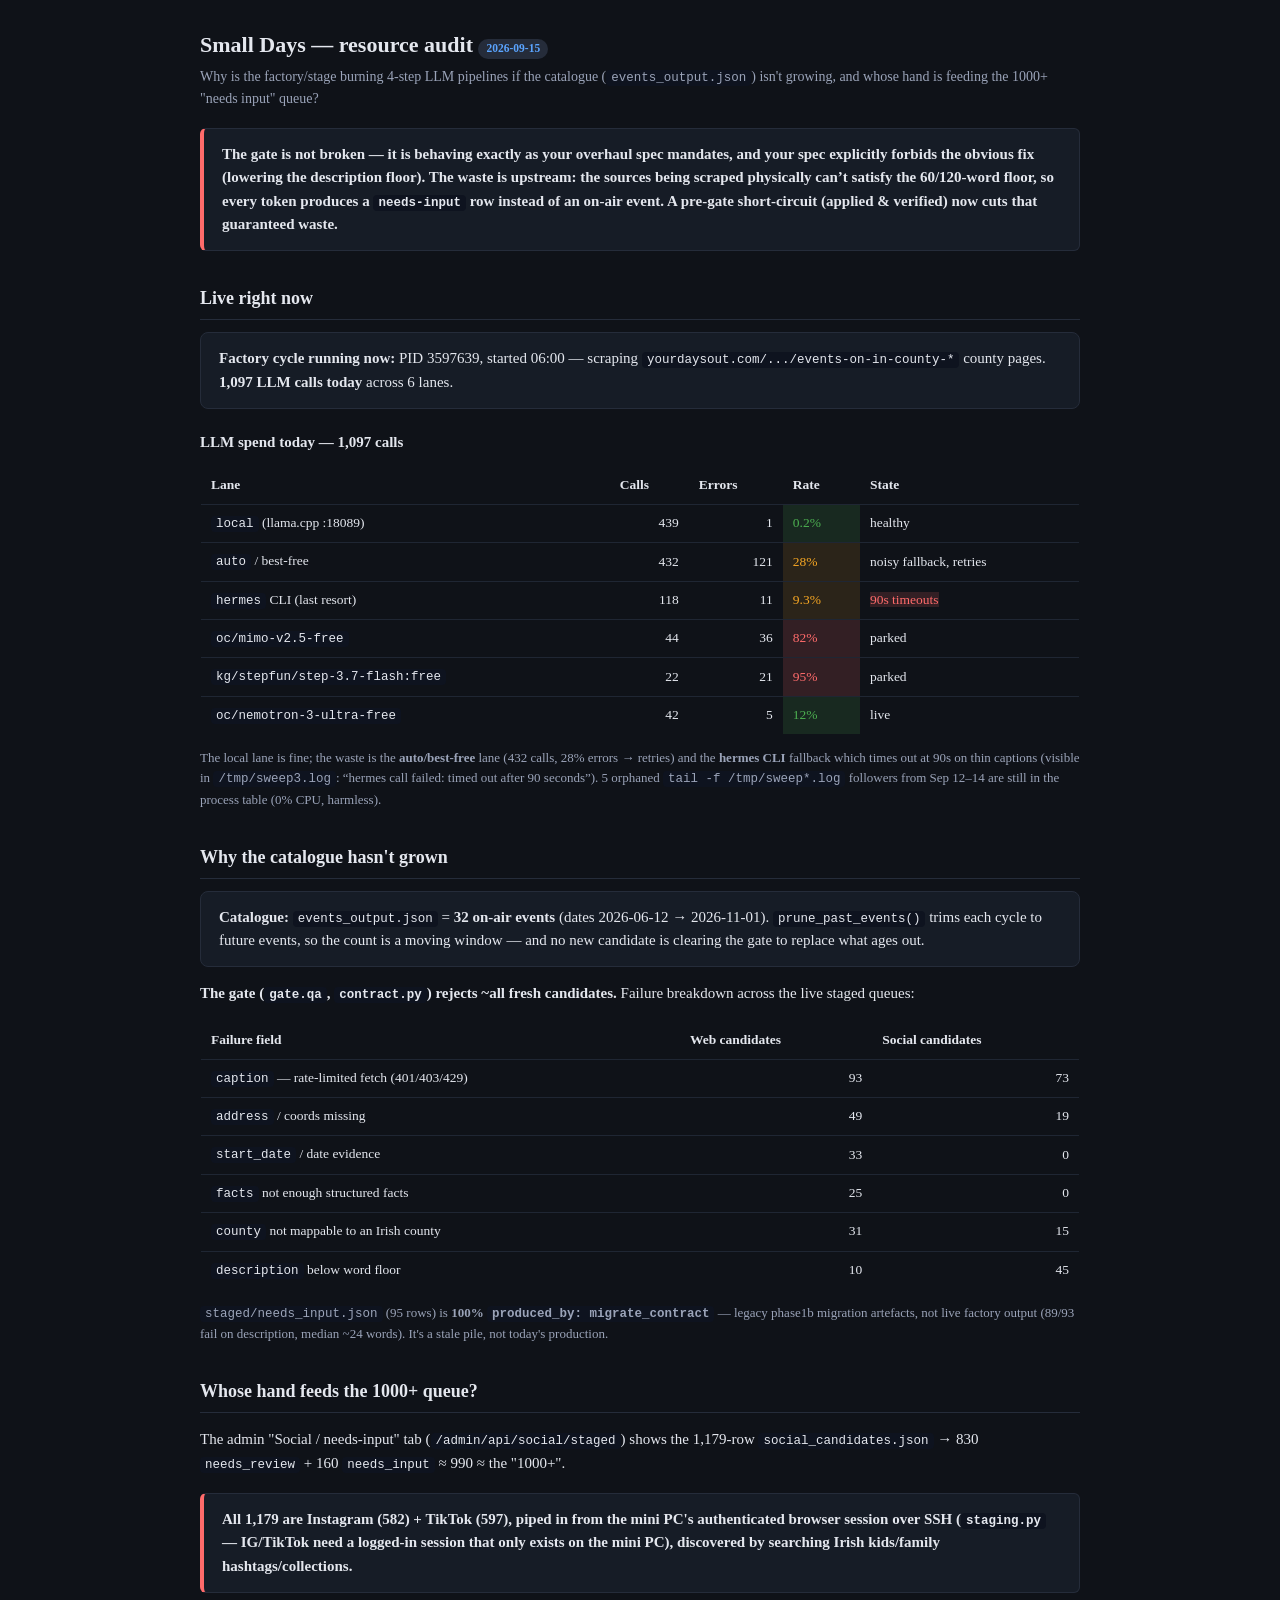
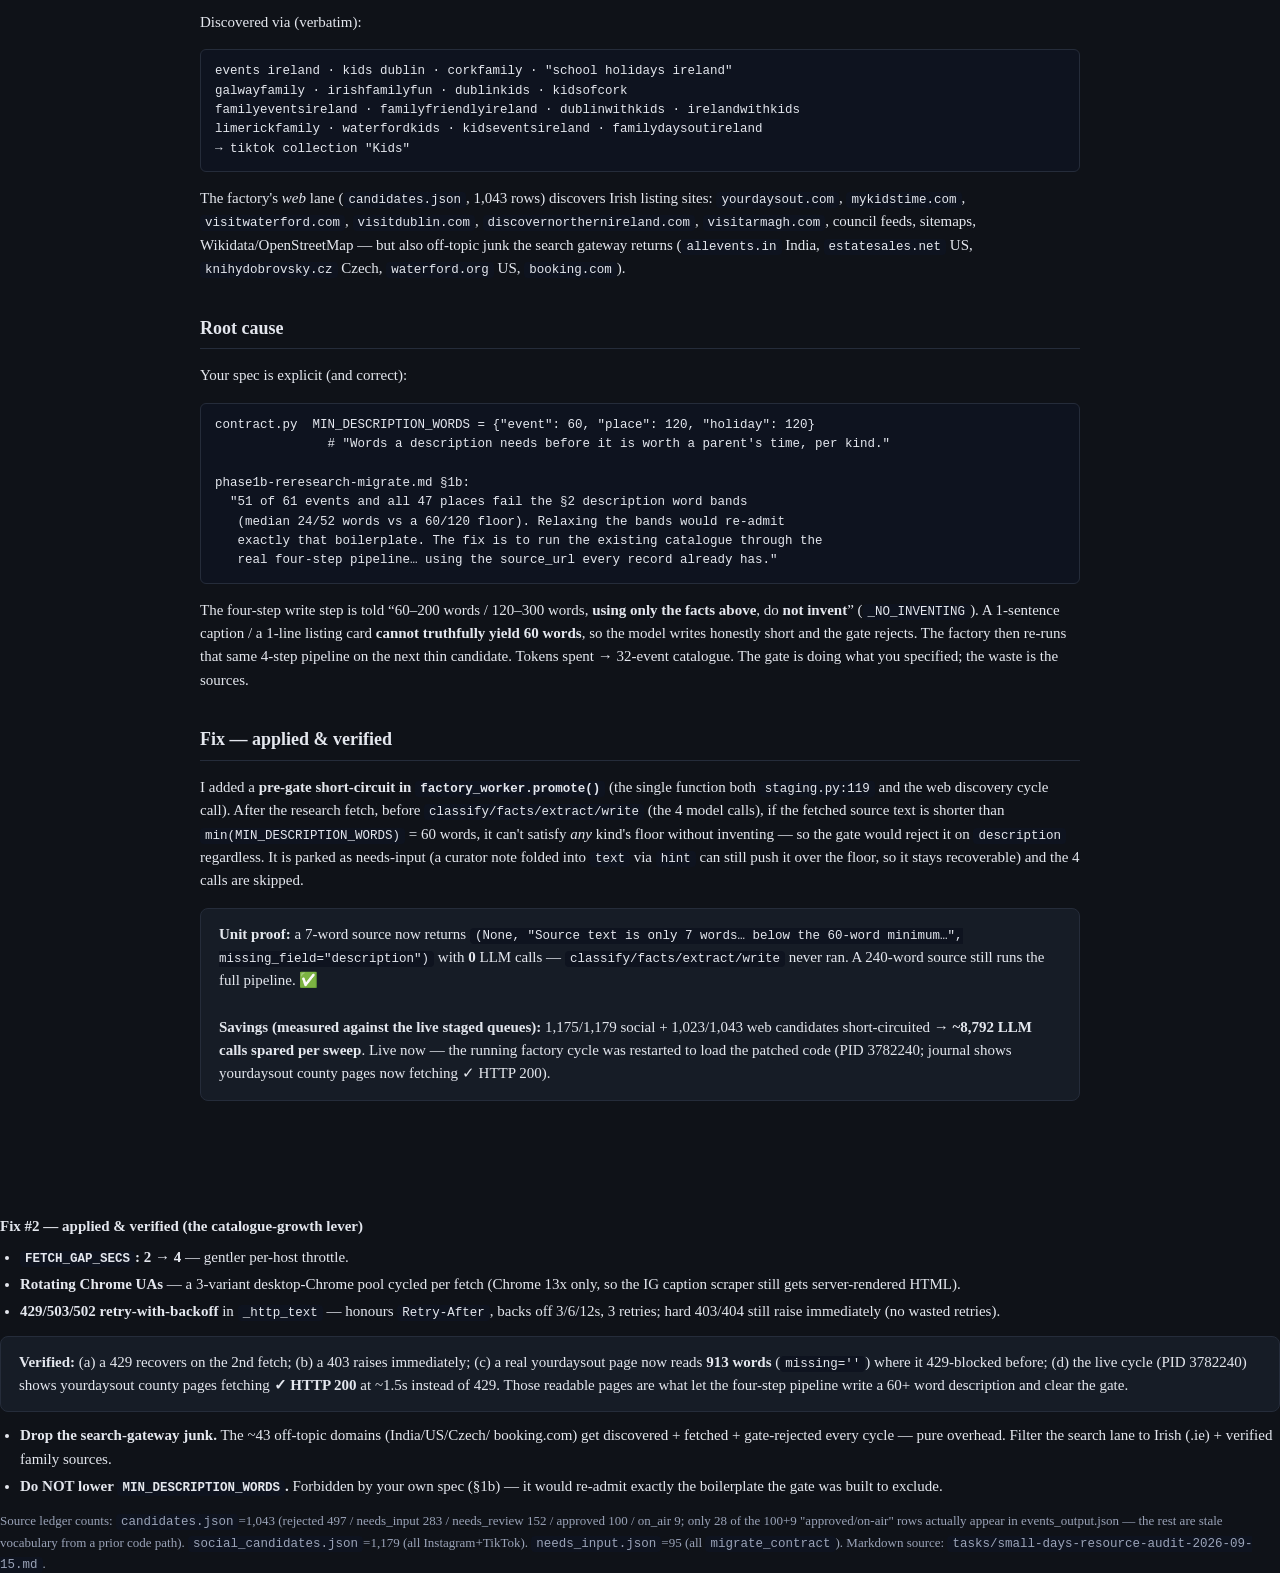
<file: web/small-days-resource-audit.html>
<!doctype html>
<html lang="en">
<head>
<meta charset="utf-8">
<meta name="viewport" content="width=device-width, initial-scale=1">
<title>Small Days — resource audit (2026-09-15)</title>
<style>
:root{--bg:#0f1218;--fg:#e4e7ee;--muted:#9aa3b8;--card:#161c26;--accent:#5aa4ff;--ok:#4caf50;--warn:#f5a623;--bad:#ff6b6b;--code:#0e131f}
*{box-sizing:border-box}
body{margin:0;background:var(--bg);color:var(--fg);font:-apple-system BlinkMacSystemFont "Segoe UI" Roboto Helvetica Arial sans-serif;line-height:1.55;font-size:15px}
.wrap{max-width:920px;margin:0 auto;padding:28px 20px 80px}
h1{font-size:22px;margin:0 0 4px}
h2{font-size:18px;margin:34px 0 10px;border-bottom:1px solid #252c3a;padding-bottom:6px}
h3{font-size:15px;margin:22px 0 8px}
.p{color:var(--muted);margin:0 0 18px;font-size:14px}
.lead{background:var(--card);border:1px solid #252c3a;border-left:4px solid var(--bad);padding:14px 18px;border-radius:6px;margin:18px 0;font-weight:600}
.card{background:#161c26;border:1px solid #252c3a;border-radius:8px;padding:14px 18px;margin:12px 0}
table{border-collapse:collapse;width:100%;margin:12px 0;border:1px solid #252c3a;border-radius:6px;overflow:hidden}
th,td{text-align:left;padding:8px 10px;font-size:13.5px;border-bottom:1px solid #1f2633}
td.num{text-align:right;font-variant-numeric:tabular-nums}
.kpill{display:inline-block;font-size:11.5px;font-weight:700;padding:2px 8px;border-radius:10px;margin-left:6px}
.ok{background:rgba(76,175,80,.15);color:var(--ok)}
.bad{background:rgba(255,107,107,.15);color:var(--bad)}
.warn{background:rgba(245,166,35,.12);color:var(--warn)}
code{background:var(--code);padding:1px 5px;border-radius:4px;font-size:12.5px}
pre{background:var(--code);border:1px solid #252c3a;border-radius:6px;padding:12px 14px;overflow:auto;font-size:12.5px}
.badge{display:inline-block;font-size:11.5px;font-weight:700;background:#252c3a;color:var(--accent);padding:1px 8px;border-radius:10px}
.muted{color:var(--muted);font-size:13px}
ul{margin:8px 0;padding-left:20px}
li{margin:4px 0}
.q:before{content:"\201C";font-size:22px;line-height:1px;vertical-align:middle;color:var(--accent);margin-right:2px}
</style>
</head>
<body>
<div class="wrap">

<h1>Small Days — resource audit <span class="badge">2026-09-15</span></h1>
<p class="p">Why is the factory/stage burning 4-step LLM pipelines if the catalogue
(<code>events_output.json</code>) isn't growing, and whose hand is feeding the
1000+ "needs input" queue?</p>

<div class="lead">The gate is <b>not</b> broken — it is behaving exactly as your
overhaul spec mandates, and your spec explicitly <b>forbids</b> the obvious fix
(lowering the description floor). The waste is upstream: the sources being
scraped physically can’t satisfy the 60/120-word floor, so every token produces
a <code>needs-input</code> row instead of an on-air event. A pre-gate
short-circuit (applied &amp; verified) now cuts that guaranteed waste.</div>

<h2>Live right now</h2>
<div class="card">
<b>Factory cycle running now:</b> PID 3597639, started 06:00 — scraping
<code>yourdaysout.com/.../events-on-in-county-*</code> county pages.
<b>1,097 LLM calls today</b> across 6 lanes.
</div>
<h3>LLM spend today — 1,097 calls</h3>
<table>
<tr><th>Lane</th><th>Calls</th><th>Errors</th><th>Rate</th><th>State</th></tr>
<tr><td><code>local</code> (llama.cpp :18089)</td><td class="num">439</td><td class="num">1</td><td class="ok">0.2%</td><td>healthy</td></tr>
<tr><td><code>auto</code> / best-free</td><td class="num">432</td><td class="num">121</td><td class="warn">28%</td><td>noisy fallback, retries</td></tr>
<tr><td><code>hermes</code> CLI (last resort)</td><td class="num">118</td><td class="num">11</td><td class="warn">9.3%</td><td><span class="bad">90s timeouts</span></td></tr>
<tr><td><code>oc/mimo-v2.5-free</code></td><td class="num">44</td><td class="num">36</td><td class="bad">82%</td><td>parked</td></tr>
<tr><td><code>kg/stepfun/step-3.7-flash:free</code></td><td class="num">22</td><td class="num">21</td><td class="bad">95%</td><td>parked</td></tr>
<tr><td><code>oc/nemotron-3-ultra-free</code></td><td class="num">42</td><td class="num">5</td><td class="ok">12%</td><td>live</td></tr>
</table>
<p class="muted">The local lane is fine; the waste is the <b>auto/best-free</b> lane
(432 calls, 28% errors → retries) and the <b>hermes CLI</b> fallback which times out
at 90s on thin captions (visible in <code>/tmp/sweep3.log</code>: “hermes call failed:
timed out after 90 seconds”). 5 orphaned <code>tail -f /tmp/sweep*.log</code> followers
from Sep 12–14 are still in the process table (0% CPU, harmless).</p>

<h2>Why the catalogue hasn't grown</h2>
<div class="card">
<b>Catalogue:</b> <code>events_output.json</code> = <b>32 on-air events</b>
(dates 2026-06-12 → 2026-11-01). <code>prune_past_events()</code> trims each
cycle to future events, so the count is a moving window — and no new candidate
is clearing the gate to replace what ages out.
</div>
<p><b>The gate (<code>gate.qa</code>, <code>contract.py</code>) rejects ~all fresh
candidates.</b> Failure breakdown across the live staged queues:</p>
<table>
<tr><th>Failure field</th><th>Web candidates</th><th>Social candidates</th></tr>
<tr><td><code>caption</code> — rate-limited fetch (401/403/429)</td><td class="num">93</td><td class="num">73</td></tr>
<tr><td><code>address</code> / coords missing</td><td class="num">49</td><td class="num">19</td></tr>
<tr><td><code>start_date</code> / date evidence</td><td class="num">33</td><td class="num">0</td></tr>
<tr><td><code>facts</code> not enough structured facts</td><td class="num">25</td><td class="num">0</td></tr>
<tr><td><code>county</code> not mappable to an Irish county</td><td class="num">31</td><td class="num">15</td></tr>
<tr><td><code>description</code> below word floor</td><td class="num">10</td><td class="num">45</td></tr>
</table>
<p class="muted">
<code>staged/needs_input.json</code> (95 rows) is <b>100%
<code>produced_by: migrate_contract</code></b> — legacy phase1b migration
artefacts, not live factory output (89/93 fail on description, median ~24 words).
It's a stale pile, not today's production.</p>

<h2>Whose hand feeds the 1000+ queue?</h2>
<p>The admin "Social / needs-input" tab (<code>/admin/api/social/staged</code>)
shows the 1,179-row <code>social_candidates.json</code> → 830
<code>needs_review</code> + 160 <code>needs_input</code> ≈ 990 ≈ the "1000+".</p>
<div class="lead">All 1,179 are <b>Instagram (582) + TikTok (597)</b>, piped in
from the <b>mini PC's authenticated browser session</b> over SSH
(<code>staging.py</code> — IG/TikTok need a logged-in session that only exists on
the mini PC), discovered by searching Irish kids/family hashtags/collections.</div>
<p>Discovered via (verbatim):</p>
<pre>events ireland · kids dublin · corkfamily · "school holidays ireland"
galwayfamily · irishfamilyfun · dublinkids · kidsofcork
familyeventsireland · familyfriendlyireland · dublinwithkids · irelandwithkids
limerickfamily · waterfordkids · kidseventsireland · familydaysoutireland
→ tiktok collection "Kids"</pre>
<p>The factory's <i>web</i> lane (<code>candidates.json</code>, 1,043 rows)
discovers Irish listing sites: <code>yourdaysout.com</code>,
<code>mykidstime.com</code>, <code>visitwaterford.com</code>,
<code>visitdublin.com</code>, <code>discovernorthernireland.com</code>,
<code>visitarmagh.com</code>, council feeds, sitemaps, Wikidata/OpenStreetMap —
but also off-topic junk the search gateway returns (<code>allevents.in</code>
India, <code>estatesales.net</code> US, <code>knihydobrovsky.cz</code> Czech,
<code>waterford.org</code> US, <code>booking.com</code>).</p>

<h2>Root cause</h2>
<p>Your spec is explicit (and correct):</p>
<pre>contract.py  MIN_DESCRIPTION_WORDS = {"event": 60, "place": 120, "holiday": 120}
               # "Words a description needs before it is worth a parent's time, per kind."

phase1b-reresearch-migrate.md §1b:
  "51 of 61 events and all 47 places fail the §2 description word bands
   (median 24/52 words vs a 60/120 floor). Relaxing the bands would re-admit
   exactly that boilerplate. The fix is to run the existing catalogue through the
   real four-step pipeline… using the source_url every record already has."</pre>
<p>The four-step write step is told “60–200 words / 120–300 words, <b>using only the
facts above</b>, do <b>not invent</b>” (<code>_NO_INVENTING</code>). A 1-sentence
caption / a 1-line listing card <b>cannot truthfully yield 60 words</b>, so the
model writes honestly short and the gate rejects. The factory then re-runs that
same 4-step pipeline on the next thin candidate. Tokens spent → 32-event
catalogue. The gate is doing what you specified; the waste is the sources.</p>

<h2>Fix — applied &amp; verified</h2>
<p>I added a <b>pre-gate short-circuit in <code>factory_worker.promote()</code></b>
(the single function both <code>staging.py:119</code> and the web discovery cycle
call). After the research fetch, before <code>classify/facts/extract/write</code>
(the 4 model calls), if the fetched source text is shorter than
<code>min(MIN_DESCRIPTION_WORDS)</code> = 60 words, it can't satisfy <i>any</i>
kind's floor without inventing — so the gate would reject it on
<code>description</code> regardless. It is parked as needs-input (a curator
note folded into <code>text</code> via <code>hint</code> can still push it over the
floor, so it stays recoverable) and the 4 calls are skipped.</p>
<div class="card">
<b>Unit proof:</b> a 7-word source now returns
<code>(None, "Source text is only 7 words… below the 60-word minimum…", missing_field="description")</code>
with <b>0</b> LLM calls — <code>classify/facts/extract/write</code> never ran. A
240-word source still runs the full pipeline. ✅
<br><br>
<b>Savings (measured against the live staged queues):</b> 1,175/1,179 social +
1,023/1,043 web candidates short-circuited → <b>~8,792 LLM calls spared per sweep</b>.
Live now — the running factory cycle was restarted to load the patched code
(PID 3782240; journal shows yourdaysout county pages now fetching ✓ HTTP 200).</div>
</div>

<h3>Fix #2 — applied &amp; verified (the catalogue-growth lever)</h3>
<ul>
<li><b><code>FETCH_GAP_SECS</code>: 2 → 4</b> — gentler per-host throttle.</li>
<li><b>Rotating Chrome UAs</b> — a 3-variant desktop-Chrome pool cycled per fetch
  (Chrome 13x only, so the IG caption scraper still gets server-rendered HTML).</li>
<li><b>429/503/502 retry-with-backoff</b> in <code>_http_text</code> — honours
  <code>Retry-After</code>, backs off 3/6/12s, 3 retries; hard 403/404 still raise
  immediately (no wasted retries).</li>
</ul>
<div class="card">
<b>Verified:</b> (a) a 429 recovers on the 2nd fetch; (b) a 403 raises immediately;
(c) a real yourdaysout page now reads <b>913 words</b> (<code>missing=''</code>) where
it 429-blocked before; (d) the live cycle (PID 3782240) shows yourdaysout county pages
fetching <b>✓ HTTP 200</b> at ~1.5s instead of 429. Those readable pages are what let the
four-step pipeline write a 60+ word description and clear the gate.
</div>
<ul>
<li><b>Drop the search-gateway junk.</b> The ~43 off-topic domains (India/US/Czech/
  booking.com) get discovered + fetched + gate-rejected every cycle — pure overhead.
  Filter the search lane to Irish (.ie) + verified family sources.</li>
<li><b>Do NOT lower <code>MIN_DESCRIPTION_WORDS</code>.</b> Forbidden by your own spec
  (§1b) — it would re-admit exactly the boilerplate the gate was built to exclude.</li>
</ul>

<p class="muted">Source ledger counts: <code>candidates.json</code>=1,043
(rejected 497 / needs_input 283 / needs_review 152 / approved 100 / on_air 9;
only 28 of the 100+9 "approved/on-air" rows actually appear in
events_output.json — the rest are stale vocabulary from a prior code path).
<code>social_candidates.json</code>=1,179 (all Instagram+TikTok).
<code>needs_input.json</code>=95 (all <code>migrate_contract</code>).
Markdown source: <code>tasks/small-days-resource-audit-2026-09-15.md</code>.</p>

</div>
</body>
</html>
</file>
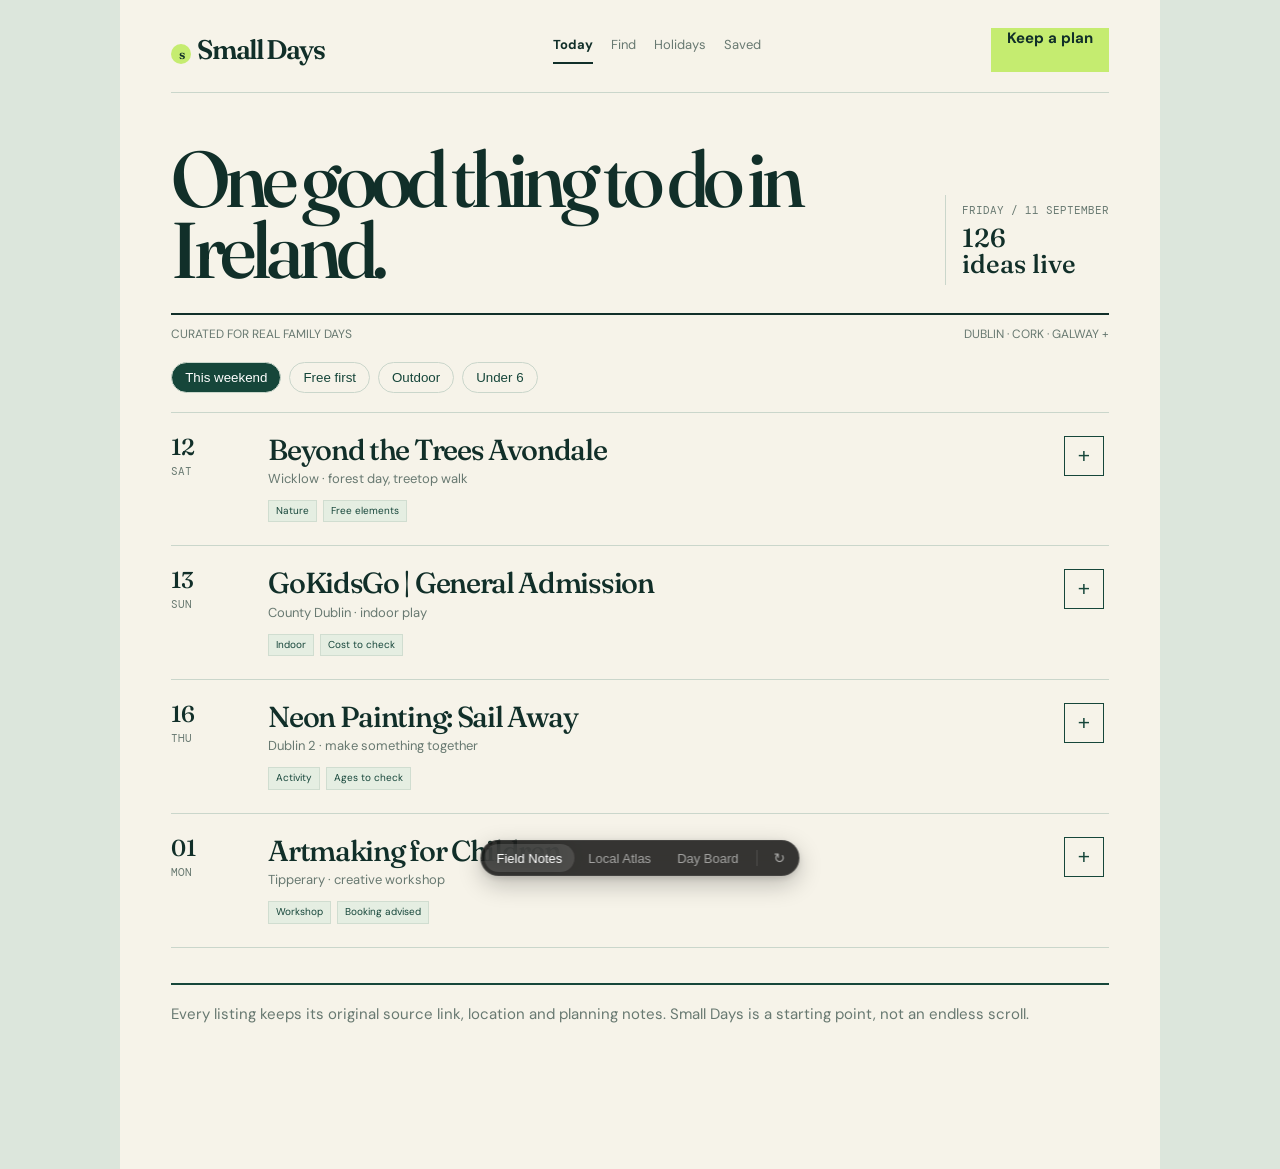
<file: web/prototypes/small-days-directions.html>
<!doctype html>
<html lang="en">
<head>
  <meta charset="utf-8"><meta name="viewport" content="width=device-width,initial-scale=1">
  <title>Small Days — design directions</title>
  <link rel="preconnect" href="https://fonts.googleapis.com"><link rel="preconnect" href="https://fonts.gstatic.com" crossorigin>
  <link href="https://fonts.googleapis.com/css2?family=DM+Mono:wght@400;500&family=DM+Sans:opsz,wght@9..40,400;500;600;700&family=Fraunces:opsz,wght@9..144,500;600&family=Space+Grotesk:wght@400;500;600;700&display=swap" rel="stylesheet">
  <style>
    /* Picker chrome is intentionally kept verbatim from the prototype skill. */
    .proto-picker{position:fixed;bottom:24px;left:50%;transform:translateX(-50%);z-index:2147483647;display:flex;align-items:center;gap:2px;padding:4px;border-radius:999px;background:rgba(10,10,10,.82);-webkit-backdrop-filter:blur(12px) saturate(1.4);backdrop-filter:blur(12px) saturate(1.4);box-shadow:0 0 0 1px rgba(255,255,255,.08) inset,0 8px 24px rgba(0,0,0,.24),0 2px 6px rgba(0,0,0,.12);font-family:-apple-system,BlinkMacSystemFont,"Segoe UI",sans-serif;font-size:13px;line-height:1;-webkit-font-smoothing:antialiased;user-select:none;-webkit-user-select:none}.proto-picker-highlight{position:absolute;top:4px;left:0;height:28px;border-radius:999px;background:rgba(255,255,255,.12);will-change:transform}.proto-picker[data-ready] .proto-picker-highlight{transition:transform 250ms cubic-bezier(.23,1,.32,1),width 250ms cubic-bezier(.23,1,.32,1)}@media(prefers-reduced-motion:reduce){.proto-picker[data-ready] .proto-picker-highlight{transition:none}}.proto-picker-item{position:relative;display:flex;align-items:center;height:28px;padding:0 12px;border:0;border-radius:999px;background:transparent;color:rgba(255,255,255,.55);font:inherit;cursor:pointer;transition:color 150ms ease-out}.proto-picker-item:hover{color:rgba(255,255,255,.85)}.proto-picker-item:active{transform:scale(.97)}.proto-picker-item:focus-visible{outline:2px solid rgba(255,255,255,.4);outline-offset:2px}.proto-picker-item[data-active]{color:#fff}.proto-picker-divider{width:1px;height:16px;margin:0 4px;background:rgba(255,255,255,.12)}.proto-picker-replay{padding:0 10px;font-size:14px}
    :root{--pine:#16463a;--ink:#112f29;--lime:#c5ec70;--paper:#f6f3e9;--line:#cad6cb;--quiet:#687971;--coral:#eb775b}*{box-sizing:border-box}body{margin:0;background:#dce6dc;color:var(--ink);font:15px/1.45 "DM Sans",sans-serif}.stage{min-height:100vh}.variant{display:none;min-height:100vh}.variant.active{display:block}.button{border:0;background:var(--pine);color:#fff;min-height:44px;padding:0 16px;font-weight:700;cursor:pointer}.button.alt{background:var(--lime);color:var(--ink)}.button:active,.card button:active{transform:scale(.97)}a{color:inherit}
    /* Direction 1: Field Notes — a date-led, phone-first editorial list. */
    .field{max-width:1040px;margin:auto;background:var(--paper);min-height:100vh;padding:18px clamp(18px,4vw,58px) 110px}.field .mast{display:flex;justify-content:space-between;align-items:center;border-bottom:1px solid var(--line);padding:10px 0 20px}.field .logo{font:600 27px/1 Fraunces,serif;letter-spacing:-.06em}.field .logo i{display:inline-grid;place-items:center;width:20px;height:20px;margin-right:6px;border-radius:50%;background:var(--lime);font-style:normal;font-size:13px}.field nav{display:flex;gap:18px;color:var(--quiet);font-size:13px}.field nav b{color:var(--ink);border-bottom:2px solid var(--ink);padding-bottom:8px}.field .intro{display:grid;grid-template-columns:1fr auto;gap:22px;padding:50px 0 28px;align-items:end}.field h1{font:500 clamp(42px,7vw,79px)/.9 Fraunces,serif;letter-spacing:-.07em;max-width:650px;margin:0}.field .stamp{border-left:1px solid var(--line);padding:8px 0 8px 16px;font:11px "DM Mono",monospace;color:var(--quiet)}.field .stamp strong{display:block;font:500 26px/1 Fraunces,serif;color:var(--ink);margin-top:8px}.field .rule{border-top:2px solid var(--ink);display:flex;justify-content:space-between;padding:11px 0;color:var(--quiet);font-size:12px}.field .filters{display:flex;gap:8px;overflow:auto;padding:7px 0 19px}.field .filters button{border:1px solid var(--line);border-radius:999px;background:transparent;padding:7px 13px;white-space:nowrap;color:var(--pine);cursor:pointer}.field .filters button.active{background:var(--pine);color:white}.field .entries{border-top:1px solid var(--line)}.field .entry{display:grid;grid-template-columns:80px minmax(0,1fr) 45px;gap:17px;align-items:start;border-bottom:1px solid var(--line);padding:23px 0}.field .date{font:500 23px/1 Fraunces,serif}.field .date small{display:block;margin-top:5px;color:var(--quiet);font:11px "DM Mono",monospace}.field .entry h2{font:500 29px/.98 Fraunces,serif;letter-spacing:-.045em;margin:0 0 6px}.field .entry p{margin:0;color:var(--quiet);font-size:13px}.field .meta{display:flex;gap:6px;flex-wrap:wrap;margin-top:11px}.field .meta span{padding:3px 7px;background:#e5eee2;border:1px solid #d0ddd0;font-size:10px;color:var(--pine)}.field .save{width:40px;height:40px;border:1px solid var(--pine);background:transparent;color:var(--pine);font-size:21px;cursor:pointer}.field .save.saved{background:var(--pine);color:white}.field .footnote{margin-top:35px;padding:19px 0;border-top:2px solid var(--pine);color:var(--quiet)}
    /* Direction 2: Local Atlas — place and region are the primary hierarchy. */
    .atlas{background:#132f2a;color:#edf2e7;min-height:100vh;padding:24px clamp(18px,5vw,75px) 110px}.atlas .top{display:flex;justify-content:space-between;align-items:center;border-bottom:1px solid #3c5e54;padding-bottom:18px}.atlas .logo{font:600 28px Fraunces,serif;letter-spacing:-.06em}.atlas .logo i{display:inline-block;width:21px;height:21px;margin-right:7px;border-radius:50% 50% 50% 12%;background:var(--lime);vertical-align:-2px}.atlas nav{display:flex;gap:17px;color:#aac0b5;font-size:13px}.atlas nav b{color:var(--lime)}.atlas .hero{display:grid;grid-template-columns:1.1fr .9fr;gap:40px;padding:65px 0 45px}.atlas h1{font:500 clamp(45px,7vw,88px)/.86 Fraunces,serif;letter-spacing:-.075em;margin:0;max-width:680px}.atlas .hero p{max-width:420px;color:#adc4b7;font-size:16px;margin:20px 0 26px}.atlas .map{position:relative;min-height:330px;background:#1d4a3e;overflow:hidden;border:1px solid #3b675a}.atlas .map:before{content:"";position:absolute;inset:35px 70px;border:1px solid #7b9f85;border-radius:45% 55% 44% 53%;transform:rotate(17deg)}.atlas .map:after{content:"IRELAND / 32 COUNTIES";position:absolute;right:20px;bottom:18px;color:#b5cbbd;font:10px "DM Mono",monospace}.atlas .pin{position:absolute;width:18px;height:18px;border-radius:50%;background:var(--lime);border:4px solid #1d4a3e;box-shadow:0 0 0 1px var(--lime);cursor:pointer}.atlas .pin.dublin{right:33%;top:38%}.atlas .pin.cork{left:35%;bottom:24%}.atlas .pin.galway{left:26%;top:43%}.atlas .maplabel{position:absolute;left:18px;top:18px;color:#c5ec70;font:11px "DM Mono",monospace}.atlas .strip{display:grid;grid-template-columns:repeat(4,1fr);border-top:1px solid #3c5e54;border-bottom:1px solid #3c5e54}.atlas .strip div{padding:16px 14px;border-right:1px solid #3c5e54}.atlas .strip div:last-child{border:0}.atlas .strip b{display:block;font:500 29px Fraunces,serif;color:var(--lime)}.atlas .strip span{color:#adc4b7;font-size:12px}.atlas .feed{display:grid;grid-template-columns:1fr 1fr 1fr;gap:0;margin-top:35px}.atlas .card{padding:21px 20px 27px;border-top:2px solid var(--lime);border-right:1px solid #3c5e54}.atlas .card:last-child{border-right:0}.atlas .card small{color:#aac0b5;font:10px "DM Mono",monospace}.atlas .card h2{font:500 29px/.98 Fraunces,serif;letter-spacing:-.045em;margin:15px 0 10px}.atlas .card p{color:#adc4b7;font-size:13px}.atlas .card button{border:0;border-bottom:1px solid var(--lime);background:none;color:var(--lime);padding:8px 0;font-weight:700;cursor:pointer}
    /* Direction 3: Day Board — a bold planning surface, not a feed or blog. */
    .board{background:#ede9df;min-height:100vh;padding:18px clamp(15px,4vw,55px) 110px;color:#182f2a}.board .top{display:flex;justify-content:space-between;align-items:center}.board .logo{font:700 27px "Space Grotesk",sans-serif;letter-spacing:-.08em}.board .logo i{display:inline-block;width:22px;height:22px;background:var(--coral);border-radius:4px 50% 50% 50%;vertical-align:-3px;margin-right:7px}.board nav{display:flex;gap:19px;font-size:13px}.board nav b{border-bottom:2px solid #182f2a;padding-bottom:9px}.board .title{display:flex;justify-content:space-between;gap:22px;align-items:end;border-bottom:3px solid #182f2a;padding:75px 0 17px}.board h1{font:700 clamp(42px,7vw,84px)/.83 "Space Grotesk",sans-serif;letter-spacing:-.1em;max-width:740px;margin:0}.board .date{font:500 13px "DM Mono",monospace;text-align:right}.board .date strong{display:block;font:700 42px/.9 "Space Grotesk",sans-serif;letter-spacing:-.09em}.board .tools{display:flex;justify-content:space-between;gap:12px;padding:13px 0}.board .tools input{min-height:39px;padding:0 11px;border:1px solid #aebbb0;background:#f8f5ec;min-width:220px}.board .tools button{border:1px solid #182f2a;background:transparent;padding:8px 12px;font-weight:700}.board .grid{display:grid;grid-template-columns:1.25fr .75fr .75fr;grid-template-rows:auto auto;gap:12px}.board .card{position:relative;min-height:230px;padding:20px;background:#fffdf6;border:1px solid #aebbb0;overflow:hidden}.board .card.feature{grid-row:span 2;background:#c5ec70;border-color:#182f2a;min-height:470px}.board .card:nth-child(3){background:#183f35;color:#fff}.board .card:nth-child(4){background:#f08a6c}.board .card small{font:500 10px "DM Mono",monospace;letter-spacing:.04em}.board .card h2{font:700 clamp(27px,3vw,44px)/.9 "Space Grotesk",sans-serif;letter-spacing:-.08em;margin:34px 0 10px;max-width:380px}.board .card:not(.feature) h2{font-size:29px;margin-top:25px}.board .card p{font-size:13px;max-width:360px}.board .card .arrow{position:absolute;right:16px;top:16px;font-size:25px}.board .card .tag{position:absolute;bottom:16px;left:20px;font:500 10px "DM Mono",monospace}.board .bottom{display:flex;justify-content:space-between;align-items:center;border-top:2px solid #182f2a;margin-top:26px;padding-top:14px;font-size:13px}.board .bottom a{font-weight:700;text-decoration:underline}
    @media(max-width:720px){.field nav,.atlas nav,.board nav{display:none}.field .intro,.atlas .hero,.board .title{display:block}.field .stamp{border-left:0;border-top:1px solid var(--line);margin-top:23px;padding:12px 0 0}.field .entry{grid-template-columns:54px 1fr 38px;gap:10px}.field .entry h2{font-size:24px}.atlas .hero{padding-top:45px}.atlas .map{margin-top:28px;min-height:270px}.atlas .strip{grid-template-columns:1fr 1fr}.atlas .strip div:nth-child(2){border-right:0}.atlas .strip div:nth-child(-n+2){border-bottom:1px solid #3c5e54}.atlas .feed{grid-template-columns:1fr}.atlas .card{border-right:0}.board .title{padding-top:55px}.board .date{text-align:left;margin-top:24px}.board .grid{grid-template-columns:1fr 1fr;grid-template-rows:auto}.board .card.feature{grid-column:span 2;grid-row:auto;min-height:360px}.board .card h2{font-size:31px}.board .tools{display:block}.board .tools input{width:100%;margin-bottom:8px}}
    @media(prefers-reduced-motion:reduce){.field .entry,.atlas .card,.board .card{transition:none!important}}
  </style>
</head>
<body>
<main id="stage"></main>
<nav class="proto-picker" aria-label="Prototype variants"><span class="proto-picker-highlight" aria-hidden="true"></span><button class="proto-picker-item" data-active aria-current="true">Field Notes</button><button class="proto-picker-item">Local Atlas</button><button class="proto-picker-item">Day Board</button><span class="proto-picker-divider" aria-hidden="true"></span><button class="proto-picker-item proto-picker-replay" aria-label="Replay animation (R)">↻</button></nav>
<script>
const variants=[fieldNotes,localAtlas,dayBoard];const stage=document.getElementById('stage'),picker=document.querySelector('.proto-picker'),highlight=picker.querySelector('.proto-picker-highlight'),items=[...picker.querySelectorAll('.proto-picker-item:not(.proto-picker-replay)')],replay=picker.querySelector('.proto-picker-replay');let current=0;
function shell(inner,cls){return`<div class="${cls} variant active">${inner}</div>`}
function fieldNotes(){return shell(`<header class="mast"><div class="logo"><i>s</i>Small Days</div><nav><b>Today</b><span>Find</span><span>Holidays</span><span>Saved</span></nav><span class="button alt">Keep a plan</span></header><section class="intro"><h1>One good thing to do in Ireland.</h1><div class="stamp">FRIDAY / 11 SEPTEMBER<strong>126<br>ideas live</strong></div></section><div class="rule"><span>CURATED FOR REAL FAMILY DAYS</span><span>DUBLIN · CORK · GALWAY +</span></div><div class="filters"><button class="active">This weekend</button><button>Free first</button><button>Outdoor</button><button>Under 6</button></div><div class="entries">${[['SAT 12','Beyond the Trees Avondale','Wicklow · forest day, treetop walk','Nature','Free elements'],['SUN 13','GoKidsGo | General Admission','County Dublin · indoor play','Indoor','Cost to check'],['THU 16','Neon Painting: Sail Away','Dublin 2 · make something together','Activity','Ages to check'],['MON 01','Artmaking for Children','Tipperary · creative workshop','Workshop','Booking advised']].map((x,i)=>`<article class="entry"><div class="date">${x[0].split(' ')[1]}<small>${x[0].split(' ')[0]}</small></div><div><h2>${x[1]}</h2><p>${x[2]}</p><div class="meta"><span>${x[3]}</span><span>${x[4]}</span></div></div><button class="save" onclick="this.classList.toggle('saved');this.textContent=this.classList.contains('saved')?'✓':'+'">+</button></article>`).join('')}</div><p class="footnote">Every listing keeps its original source link, location and planning notes. Small Days is a starting point, not an endless scroll.</p>`,'field')}
function localAtlas(){return shell(`<header class="top"><div class="logo"><i></i>Small Days</div><nav><b>Explore</b><span>Holidays</span><span>My plan</span></nav><span class="button alt">Sign in</span></header><section class="hero"><div><div style="color:var(--lime);font:11px 'DM Mono',monospace">IRELAND / PICK A PLACE</div><h1>Where could the day take you?</h1><p>Start with a region, then choose something that fits your weather, budget and people.</p><button class="button alt">Use my location</button></div><div class="map"><span class="maplabel">TAP A REGION</span><button class="pin dublin" aria-label="Dublin"></button><button class="pin cork" aria-label="Cork"></button><button class="pin galway" aria-label="Galway"></button></div></section><div class="strip"><div><b>38</b><span>Dublin ideas</span></div><div><b>24</b><span>Free to start</span></div><div><b>15</b><span>Outdoor picks</span></div><div><b>03</b><span>Holiday guides</span></div></div><div class="feed">${[['DUBLIN · INDOOR','A rainy-day room for making things','GoKidsGo · General Admission'],['WICKLOW · NATURE','Walk above the trees','Beyond the Trees Avondale'],['TIPPERARY · CREATIVE','A small workshop, a big afternoon','Artmaking for Children']].map(x=>`<article class="card"><small>${x[0]}</small><h2>${x[1]}</h2><p>${x[2]}</p><button>See the plan ↗</button></article>`).join('')}</div>`,'atlas')}
function dayBoard(){return shell(`<header class="top"><div class="logo"><i></i>Small Days</div><nav><b>Today</b><span>Find</span><span>Holidays</span><span>Saved</span></nav><span style="font-weight:700">Menu +</span></header><section class="title"><h1>Make a day of it.</h1><div class="date">TODAY<strong>11<br>SEP</strong></div></section><div class="tools"><input placeholder="Search the board" aria-label="Search the board"><div><button>Free</button><button>Nearby</button><button>Any age</button></div></div><div class="grid"><article class="card feature"><small>FEATURED / WICKLOW</small><span class="arrow">↗</span><h2>Beyond the Trees Avondale</h2><p>A forest day with a little height, a little wonder and room to make it your own.</p><span class="tag">NATURE · FREE ELEMENTS + TICKETS</span></article><article class="card"><small>DUBLIN / INDOOR</small><span class="arrow">+</span><h2>GoKidsGo</h2><p>General admission and a softer landing for rainy afternoons.</p><span class="tag">COST TO CHECK</span></article><article class="card"><small>DUBLIN 2 / ACTIVITY</small><span class="arrow">+</span><h2>Neon Painting</h2><p>Sail Away at Pawn Shop.</p><span class="tag">AGES TO CHECK</span></article><article class="card"><small>TIPPERARY / WORKSHOP</small><span class="arrow">+</span><h2>Make something</h2><p>Artmaking for Children — Creative Ireland Programme.</p><span class="tag">BOOKING ADVISED</span></article></div><footer class="bottom"><span>126 ideas, clearly sourced.</span><a>Build your small plan ↗</a></footer>`,'board')}
function moveHighlight(){const el=items[current];highlight.style.width=el.offsetWidth+'px';highlight.style.transform=`translateX(${el.offsetLeft}px)`}function wireVariant(){document.querySelectorAll('.filters button,.tools button').forEach(b=>b.addEventListener('click',()=>{b.parentElement.querySelectorAll('button').forEach(x=>x.classList.remove('active'));b.classList.add('active')}));document.querySelectorAll('.atlas .pin').forEach(p=>p.addEventListener('click',()=>{document.querySelectorAll('.atlas .pin').forEach(x=>x.classList.remove('selected'));p.classList.add('selected')}))}function mount(i){stage.innerHTML='';requestAnimationFrame(()=>{stage.innerHTML=variants[i]();wireVariant()})}function setActive(i){if(i<0||i>=variants.length)return;current=i;items.forEach((el,j)=>{el.toggleAttribute('data-active',j===i);if(j===i)el.setAttribute('aria-current','true');else el.removeAttribute('aria-current')});moveHighlight();const url=new URL(location);url.searchParams.set('v',i+1);history.replaceState(null,'',url);mount(i)}items.forEach((el,i)=>el.addEventListener('click',()=>setActive(i)));replay.addEventListener('click',()=>mount(current));window.addEventListener('resize',moveHighlight);document.addEventListener('keydown',e=>{if(/^(INPUT|TEXTAREA|SELECT)$/.test(e.target.tagName)||e.target.isContentEditable||e.metaKey||e.ctrlKey||e.altKey)return;const n=parseInt(e.key,10);if(n>=1&&n<=variants.length)setActive(n-1);else if(e.key==='ArrowRight')setActive((current+1)%variants.length);else if(e.key==='ArrowLeft')setActive((current+2)%variants.length);else if(e.key==='r'||e.key==='R')mount(current)});setActive((parseInt(new URLSearchParams(location.search).get('v'),10)||1)-1);requestAnimationFrame(()=>requestAnimationFrame(()=>picker.setAttribute('data-ready','')));
</script></body></html>
</file>
